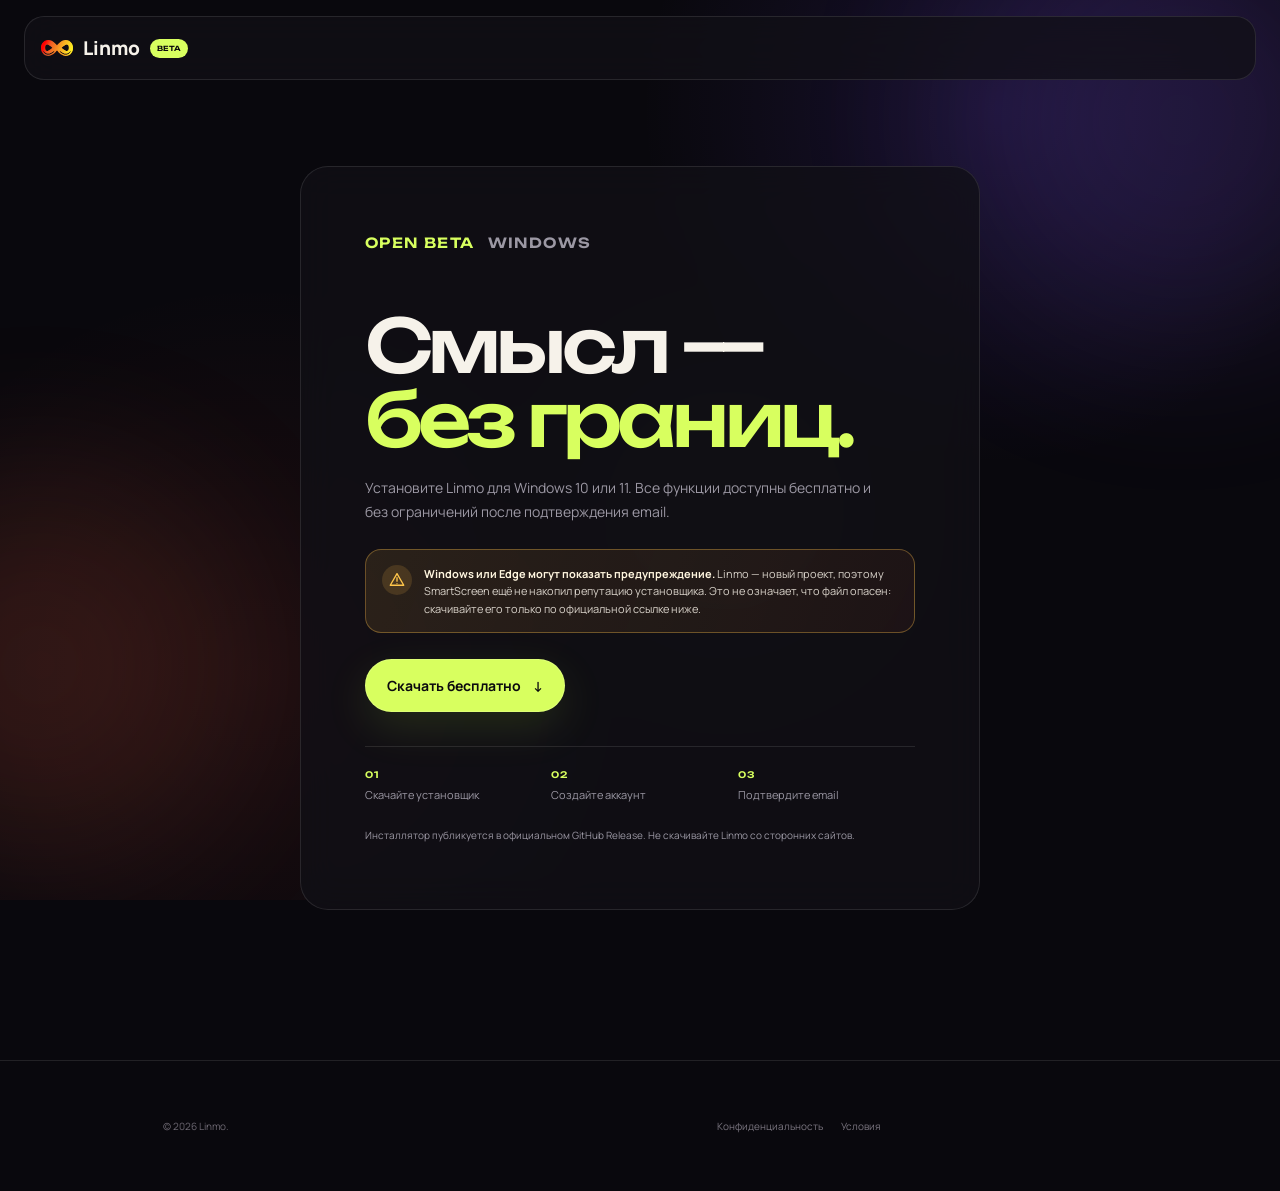
<file: download.html>
<!doctype html>
<html lang="ru">
  <head>
    <meta charset="UTF-8" />
    <meta name="viewport" content="width=device-width, initial-scale=1" />
    <meta name="theme-color" content="#09080d" />
    <meta name="description" content="Скачать официальный EXE-инсталлятор Linmo для Windows." />
    <link rel="canonical" href="https://linmoapp.ru/download" />
    <title>Скачать Linmo для Windows</title>
    <link rel="icon" type="image/svg+xml" sizes="any" href="/Icon.svg?v=3" />
    <link rel="icon" type="image/png" sizes="32x32" href="/favicon-32.png?v=3" />
    <link href="https://fonts.googleapis.com/css2?family=Manrope:wght@400;500;600;700;800&family=Unbounded:wght@500;600&display=swap" rel="stylesheet" />
    <link rel="stylesheet" href="/style.css?v=20260716.2" />
  </head>
  <body>
    <a class="skip-link" href="#main-content">Перейти к содержимому</a>
    <div class="ambient" aria-hidden="true"><span class="ambient__orb ambient__orb--violet"></span><span class="ambient__orb ambient__orb--orange"></span><span class="ambient__orb ambient__orb--gold"></span></div>
    <header class="site-header site-header--sub"><div class="site-header__inner container glass-panel"><a class="brand" href="/" aria-label="Linmo — на главную"><span class="brand__mark" aria-hidden="true"><img src="/Logo.svg?v=1" alt="" width="244" height="244" /></span><span class="brand__name">Linmo</span><span class="brand__badge">Beta</span></a></div></header>
    <main id="main-content" class="download-page">
      <section class="download-card glass-panel">
        <p class="section-label"><span>OPEN BETA</span> Windows</p>
        <h1>Смысл —<br /><em>без границ.</em></h1>
          <p>Установите Linmo для Windows 10 или 11. Все функции доступны бесплатно и без ограничений после подтверждения email.</p>
          <aside class="download-security-note" aria-label="Важно перед установкой">
            <span aria-hidden="true"><svg viewBox="0 0 24 24" fill="none"><path d="M12 3.5 21 19H3L12 3.5Z"/><path d="M12 9v4.5"/><circle cx="12" cy="16.75" r=".75" fill="currentColor" stroke="none"/></svg></span>
            <p><strong>Windows или Edge могут показать предупреждение.</strong> Linmo — новый проект, поэтому SmartScreen ещё не накопил репутацию установщика. Это не означает, что файл опасен: скачивайте его только по официальной ссылке ниже.</p>
          </aside>
          <a class="pill pill-primary download-button" href="https://github.com/Denis824-lab/Linmo-Releases/releases/download/v0.1.0-beta.25/Linmo-Setup-0.1.0-beta.25.exe">Скачать бесплатно <b>↓</b></a>
        <div class="download-steps" aria-label="Как начать">
          <span><b>01</b> Скачайте установщик</span>
          <span><b>02</b> Создайте аккаунт</span>
          <span><b>03</b> Подтвердите email</span>
        </div>
        <p class="download-note">Инсталлятор публикуется в официальном GitHub Release. Не скачивайте Linmo со сторонних сайтов.</p>
      </section>
    </main>
    <footer class="site-footer site-footer--sub"><div class="site-footer__inner container"><p>&copy; <span data-current-year>2026</span> Linmo.</p><nav aria-label="Дополнительная навигация"><a href="/privacy">Конфиденциальность</a><a href="/terms">Условия</a></nav></div></footer>
    <script>document.querySelectorAll('[data-current-year]').forEach((e) => { e.textContent = String(new Date().getFullYear()); });</script>
  </body>
</html>
</file>
<file: style.css>
:root{--bg:#09080d;--panel:#111016;--ink:#f6f2ea;--muted:#9c98a4;--line:rgba(255,255,255,.1);--acid:#d8ff5f;--coral:#ff6b45;--violet:#8b5cff;--cyan:#62e7ff;--shell:min(1240px,calc(100vw - 48px));--ease:cubic-bezier(.2,.8,.2,1)}
*{box-sizing:border-box}html{scroll-behavior:smooth}body{margin:0;background:var(--bg);color:var(--ink);font-family:Manrope,system-ui,sans-serif;overflow-x:hidden}body::before{content:"";position:fixed;inset:0;z-index:-3;background:radial-gradient(circle at 78% 12%,rgba(120,75,255,.14),transparent 28%),radial-gradient(circle at 20% 75%,rgba(255,81,55,.08),transparent 32%),#09080d}.noise{position:fixed;inset:0;pointer-events:none;opacity:.16;z-index:20;background-image:url("data:image/svg+xml,%3Csvg viewBox='0 0 160 160' xmlns='http://www.w3.org/2000/svg'%3E%3Cfilter id='n'%3E%3CfeTurbulence type='fractalNoise' baseFrequency='.9' numOctaves='3' stitchTiles='stitch'/%3E%3C/filter%3E%3Crect width='100%25' height='100%25' filter='url(%23n)' opacity='.16'/%3E%3C/svg%3E");mix-blend-mode:soft-light}.cursor-light{position:fixed;width:460px;height:460px;border-radius:50%;pointer-events:none;z-index:-1;transform:translate(-50%,-50%);background:radial-gradient(circle,rgba(140,90,255,.1),transparent 67%);transition:opacity .3s}.shell{width:var(--shell);margin-inline:auto}.skip-link{position:fixed;left:16px;top:-60px;z-index:100;background:var(--acid);color:#09080d;padding:12px 20px;border-radius:99px}.skip-link:focus{top:16px}.nav-wrap{position:fixed;inset:16px 0 auto;z-index:18}.nav{height:64px;padding:0 12px 0 18px;border:1px solid var(--line);border-radius:20px;background:rgba(11,10,15,.68);backdrop-filter:blur(20px) saturate(140%);display:flex;align-items:center;justify-content:space-between;box-shadow:0 18px 60px rgba(0,0,0,.22)}.brand{display:flex;align-items:center;gap:10px;color:var(--ink);font-weight:800;text-decoration:none;font-size:19px}.brand-mark{display:grid;place-items:center;width:30px;height:30px;border-radius:9px;background:linear-gradient(135deg,#ff493d,#ffb22e);box-shadow:0 0 24px rgba(255,98,48,.25);overflow:hidden}.brand-mark img{width:100%;height:100%;object-fit:cover}.nav-links{display:flex;gap:32px}.nav a{color:var(--ink);text-decoration:none}.nav-links a,.text-link{font-size:13px;color:var(--muted)!important;transition:.25s}.nav-links a:hover,.text-link:hover{color:var(--ink)!important}.nav-actions{display:flex;align-items:center;gap:20px}.pill{border:0;text-decoration:none;border-radius:99px;display:inline-flex;align-items:center;justify-content:center;gap:12px;font-weight:700;position:relative;overflow:hidden;cursor:pointer;font-family:inherit}.pill-small{padding:12px 17px;background:var(--ink);color:#0a090d!important;font-size:12px}.pill-primary{padding:17px 22px;background:var(--acid);color:#0b0a0e;font-size:14px;box-shadow:0 0 0 1px rgba(255,255,255,.15) inset,0 15px 45px rgba(183,255,65,.12);transition:transform .25s var(--ease),box-shadow .25s}.pill-primary:hover{transform:translateY(-2px);box-shadow:0 0 0 1px rgba(255,255,255,.2) inset,0 18px 55px rgba(183,255,65,.22)}.pill-glow{position:absolute;inset:-1px;background:linear-gradient(110deg,transparent 25%,rgba(255,255,255,.55),transparent 70%);transform:translateX(-110%);animation:shine 4s 1.5s infinite}.menu-button{display:none}.hero{min-height:960px;height:100svh;position:relative;display:grid;grid-template-columns:.92fr 1.08fr;align-items:center;padding-top:92px}.hero-copy{position:relative;z-index:3;max-width:620px}.status{display:inline-flex;align-items:center;gap:9px;border:1px solid var(--line);border-radius:99px;padding:8px 12px 8px 9px;color:#b9b5c0;font:600 10px/1 Unbounded,sans-serif;letter-spacing:.08em;text-transform:uppercase;background:rgba(255,255,255,.025)}.status span{width:7px;height:7px;border-radius:50%;background:var(--acid);box-shadow:0 0 0 5px rgba(216,255,95,.08),0 0 14px var(--acid);animation:pulse 2s infinite}.hero h1,.manifesto h2,.product-heading h2,.access h2{font:500 clamp(48px,5.2vw,82px)/.98 Unbounded,sans-serif;letter-spacing:-.06em;margin:34px 0 28px}.hero h1 em,.manifesto h2 em,.product-heading h2 em,.access h2 em{font-style:normal;color:transparent;background:linear-gradient(90deg,var(--coral),#ffb93e 46%,var(--acid));background-clip:text;-webkit-background-clip:text}.hero-lead{font-size:17px;line-height:1.75;color:var(--muted);max-width:550px}.hero-actions{display:flex;align-items:center;gap:28px;margin-top:38px}.watch-link{display:flex;align-items:center;gap:12px;background:none;color:var(--ink);border:0;font:600 13px Manrope;cursor:pointer;text-align:left}.watch-link i{display:grid;place-items:center;width:45px;height:45px;border:1px solid var(--line);border-radius:50%;font-style:normal;font-size:9px;transition:.25s}.watch-link:hover i{border-color:var(--acid);transform:scale(1.08)}.watch-link small{display:block;color:#77727e;font-weight:500;font-size:10px;margin-top:3px}.trust-row{display:flex;align-items:center;gap:14px;margin-top:48px}.avatars{display:flex}.avatars span{width:31px;height:31px;display:grid;place-items:center;border:2px solid var(--bg);border-radius:50%;margin-left:-8px;background:#28242e;font-size:10px}.avatars span:first-child{margin-left:0;background:var(--violet)}.avatars span:nth-child(2){background:var(--coral)}.avatars span:nth-child(3){background:#337284}.avatars span:nth-child(4){background:#5c7530}.trust-row p{margin:0;color:#77727e;font-size:11px;line-height:1.4}.trust-row strong{color:#c9c5cd}.hero-visual{height:min(720px,75vh);min-height:580px;position:relative;isolation:isolate}.hero-visual canvas{position:absolute;width:100%;height:100%;inset:0;z-index:2;cursor:grab}.hero-visual canvas:active{cursor:grabbing}.visual-halo{position:absolute;width:68%;aspect-ratio:1;left:19%;top:17%;border-radius:50%;background:radial-gradient(circle,rgba(130,84,255,.24),rgba(255,88,54,.08) 42%,transparent 70%);filter:blur(28px);animation:breathe 5s ease-in-out infinite}.translation-card{position:absolute;z-index:5;width:205px;padding:15px 16px;border:1px solid rgba(255,255,255,.13);background:rgba(18,16,24,.75);backdrop-filter:blur(15px);border-radius:15px;box-shadow:0 20px 60px rgba(0,0,0,.35);animation:float 5s ease-in-out infinite}.translation-card .language{font:600 8px Unbounded;color:var(--muted);letter-spacing:.1em}.translation-card p{font-weight:600;margin:11px 0;font-size:14px}.translation-card i{font-style:normal;color:#77727e;font-size:9px}.translation-card i b{display:inline-block;width:5px;height:5px;background:var(--acid);border-radius:50%;box-shadow:0 0 8px var(--acid)}.card-one{left:0;top:25%}.card-two{right:-3%;bottom:22%;animation-delay:-2.5s}.orbit-copy{position:absolute;z-index:1;border:1px solid rgba(255,255,255,.07);border-radius:50%;inset:13% 12%;animation:spin 32s linear infinite}.orbit-copy span{position:absolute;font:500 8px Unbounded;color:#6f6979;letter-spacing:.34em;top:-5px;left:49%;background:var(--bg);padding:0 9px}.orbit-copy-b{inset:22% 20%;animation-direction:reverse;animation-duration:21s;transform:rotate(60deg)}.drag-hint{position:absolute;bottom:9%;left:50%;transform:translateX(-50%);z-index:6;color:#6f6979;font-size:9px;text-transform:uppercase;letter-spacing:.17em}.drag-hint span{display:block;text-align:center;font-size:16px;color:#bdb8c3}.scroll-note{position:absolute;left:0;bottom:30px;color:#6d6873;font:500 9px Unbounded;letter-spacing:.13em;text-transform:uppercase;display:flex;align-items:center;gap:10px}.scroll-note span{width:48px;height:1px;background:linear-gradient(90deg,var(--acid),transparent)}.language-ribbon{border-block:1px solid var(--line);overflow:hidden;transform:rotate(-1.3deg) scale(1.02);background:var(--acid);color:#0b0a0e}.ribbon-track{display:flex;align-items:center;gap:31px;white-space:nowrap;width:max-content;padding:18px 0;animation:marquee 23s linear infinite;font:500 17px Unbounded}.ribbon-track i{font-style:normal;font-size:13px}.section{padding-top:150px;padding-bottom:150px}.section-label{display:flex;align-items:center;gap:13px;margin:0 0 52px;color:#77727e;font:600 10px Unbounded;letter-spacing:.1em;text-transform:uppercase}.section-label span{color:var(--acid)}.manifesto-grid{display:grid;grid-template-columns:1.4fr .6fr;align-items:end;gap:50px}.manifesto h2{font-size:clamp(42px,4.3vw,68px);margin:0}.manifesto-grid>p{color:var(--muted);line-height:1.8;margin:0 0 5px;font-size:15px}.bento{display:grid;grid-template-columns:1.2fr .8fr;grid-template-rows:330px 330px;gap:16px;margin-top:80px}.bento-card{position:relative;border:1px solid var(--line);border-radius:26px;background:linear-gradient(145deg,rgba(255,255,255,.05),rgba(255,255,255,.015));padding:28px;overflow:hidden;display:flex;flex-direction:column;justify-content:space-between;transform-style:preserve-3d;transition:transform .25s}.bento-card::after{content:"";position:absolute;inset:0;background:radial-gradient(circle at var(--x,50%) var(--y,50%),rgba(255,255,255,.09),transparent 30%);opacity:0;transition:.3s;pointer-events:none}.bento-card:hover::after{opacity:1}.bento-main{grid-row:1/3;background:radial-gradient(circle at 55% 35%,rgba(255,93,58,.11),transparent 30%),linear-gradient(145deg,rgba(255,255,255,.05),rgba(255,255,255,.015))}.card-index{font:500 8px Unbounded;color:#706b76;letter-spacing:.14em}.bento-card h3{font:600 22px/1.2 Unbounded;margin:0 0 10px;letter-spacing:-.04em}.bento-card p{color:var(--muted);font-size:13px;line-height:1.6;margin:0;max-width:420px}.context-demo{margin:30px auto;width:86%;padding:22px;border:1px solid var(--line);border-radius:22px;background:#0d0c11;box-shadow:0 28px 80px rgba(0,0,0,.32);transform:rotate(-2deg)}.context-line,.context-result{padding:16px;border-radius:14px;background:#15131a}.context-result{background:linear-gradient(100deg,rgba(216,255,95,.13),rgba(216,255,95,.03));border:1px solid rgba(216,255,95,.15)}.context-demo span{display:block;color:#77727e;font-size:9px;margin-bottom:7px}.context-demo b{font-size:15px}.pulse-line{height:62px;display:flex;align-items:center;justify-content:center;gap:4px}.pulse-line i{width:3px;height:16px;background:linear-gradient(var(--coral),var(--acid));border-radius:5px;animation:wave 1s ease-in-out infinite}.pulse-line i:nth-child(2){height:30px;animation-delay:-.8s}.pulse-line i:nth-child(3){height:43px;animation-delay:-.6s}.pulse-line i:nth-child(4){height:26px;animation-delay:-.4s}.pulse-line i:nth-child(5){animation-delay:-.2s}.speed-number{display:flex;align-items:flex-end;gap:9px}.speed-number strong{font:500 94px/.8 Unbounded;color:var(--acid);letter-spacing:-.08em}.speed-number span{font-size:12px;color:var(--muted)}.tone-switch{display:flex;gap:4px;padding:4px;background:#0c0b10;border-radius:12px}.tone-switch button{flex:1;padding:9px;border:0;border-radius:9px;background:transparent;color:#77727e;font:600 9px Manrope;cursor:pointer}.tone-switch button.active{color:#0a090d;background:var(--acid)}.bento-tone blockquote{margin:20px 0;padding:16px;border-left:2px solid var(--violet);background:linear-gradient(90deg,rgba(139,92,255,.1),transparent);font-size:13px;color:#d8d3de}.product-section{background:#0c0b10;border-block:1px solid var(--line)}.product-heading{display:grid;grid-template-columns:1.25fr .5fr;gap:80px;align-items:end}.product-heading h2{font-size:clamp(42px,4.2vw,68px);margin:0}.product-heading>p{color:var(--muted);font-size:14px;line-height:1.75;margin:0 0 4px}.product-stage{height:620px;margin-top:80px;position:relative;display:grid;place-items:center;perspective:1200px}.stage-glow{position:absolute;width:70%;height:60%;background:radial-gradient(ellipse,rgba(139,92,255,.25),rgba(255,107,69,.08) 40%,transparent 68%);filter:blur(28px)}.fake-window{position:relative;width:90%;border:1px solid rgba(255,255,255,.14);border-radius:24px;background:rgba(17,16,23,.9);box-shadow:0 50px 130px rgba(0,0,0,.55);overflow:hidden;transform:rotateX(4deg);transition:transform .35s var(--ease)}.product-stage:hover .fake-window{transform:rotateX(0) translateY(-8px)}.fake-titlebar{height:55px;border-bottom:1px solid var(--line);display:flex;align-items:center;justify-content:space-between;padding:0 19px;color:#79747e;font-size:9px}.fake-titlebar>div{display:flex;gap:6px}.fake-titlebar i{width:7px;height:7px;border-radius:50%;background:#ff6650;display:block}.fake-titlebar i:nth-child(2){background:#ffc64b}.fake-titlebar i:nth-child(3){background:#75d376}.fake-titlebar b{border:1px solid var(--line);padding:6px 8px;border-radius:7px;font-weight:500}.fake-body{display:grid;grid-template-columns:1fr 48px 1fr;align-items:center;padding:24px;min-height:340px}.source-pane,.result-pane{height:290px;border:1px solid var(--line);border-radius:18px;padding:25px;display:flex;flex-direction:column}.source-pane small,.result-pane small{color:#77727e;font:500 8px Unbounded;letter-spacing:.12em}.source-pane p,.result-pane p{font-size:21px;line-height:1.55;margin:auto 0}.source-pane mark,.result-pane mark{color:var(--ink);background:rgba(216,255,95,.17);border-bottom:1px solid var(--acid)}.source-pane>span{margin-top:auto;color:#5f5a64;font-size:9px}.result-pane{background:linear-gradient(145deg,rgba(139,92,255,.08),rgba(216,255,95,.025))}.result-pane>div{display:flex;align-items:center;gap:6px;margin-top:auto}.result-pane>div span{border:1px solid var(--line);border-radius:99px;padding:6px 9px;color:#8b8590;font-size:8px}.result-pane>div button{margin-left:auto;border:0;background:transparent;color:var(--ink);font-size:17px}.swap-button{width:38px;height:38px;border:1px solid var(--line);border-radius:12px;background:#1a1820;color:var(--ink);z-index:2}.shortcut-chip{position:absolute;bottom:42px;right:1%;display:flex;align-items:center;gap:6px;padding:11px 13px;border:1px solid var(--line);border-radius:14px;background:rgba(19,17,24,.86);backdrop-filter:blur(15px);box-shadow:0 18px 50px rgba(0,0,0,.3);transform:rotate(2deg)}.shortcut-chip kbd{font:600 9px Manrope;border:1px solid rgba(255,255,255,.15);background:#292630;padding:6px 8px;border-radius:6px;box-shadow:0 2px 0 #07060a}.shortcut-chip b{color:#66616b;font-size:8px}.shortcut-chip span{font-size:9px;color:var(--acid);margin-left:8px}.access-card{position:relative;overflow:hidden;min-height:560px;border:1px solid var(--line);border-radius:36px;padding:70px;display:flex;flex-direction:column;align-items:center;text-align:center;justify-content:center;background:radial-gradient(circle at 50% 120%,rgba(216,255,95,.12),transparent 40%),radial-gradient(circle at 95% 5%,rgba(139,92,255,.13),transparent 27%),#0e0d12}.access-card .section-label{margin-bottom:20px}.access-card h2{font-size:clamp(45px,5vw,72px);margin:16px 0 24px;position:relative}.access-card>p:not(.section-label){max-width:530px;color:var(--muted);line-height:1.7;margin:0}.access-form{margin-top:36px;width:min(570px,100%);display:flex;gap:8px;padding:7px;border:1px solid var(--line);border-radius:99px;background:rgba(5,5,8,.7)}.access-form label{flex:1}.access-form input{width:100%;height:52px;border:0;background:transparent;color:var(--ink);outline:0;padding:0 18px;font:500 13px Manrope}.access-form .pill{padding:0 24px}.form-note{color:#625d67;font-size:9px;margin-top:15px}.access-orb{position:absolute;width:210px;height:210px;border-radius:50%;top:-130px;left:calc(50% - 105px);background:radial-gradient(circle at 35% 30%,#fff 0,#d8ff5f 4%,#8159ff 24%,#16131e 65%);filter:blur(.3px);box-shadow:0 0 80px rgba(139,92,255,.32)}.footer{min-height:150px;border-top:1px solid var(--line);display:grid;grid-template-columns:1fr 1.3fr 1.2fr auto;align-items:center;gap:25px;color:#6e6973;font-size:10px}.footer p{text-align:center}.footer>div{display:flex;justify-content:center;gap:21px}.footer>div a{color:#77727e;text-decoration:none}.footer .brand{font-size:15px}.footer .brand-mark{width:25px;height:25px}.reveal{opacity:0;transform:translateY(24px);transition:opacity .8s var(--ease),transform .8s var(--ease)}.reveal.is-visible{opacity:1;transform:none}.sr-only{position:absolute;width:1px;height:1px;padding:0;margin:-1px;overflow:hidden;clip:rect(0,0,0,0);white-space:nowrap;border:0}
@keyframes shine{50%,100%{transform:translateX(110%)}}@keyframes pulse{50%{box-shadow:0 0 0 8px transparent,0 0 18px var(--acid)}}@keyframes breathe{50%{transform:scale(1.12);opacity:.75}}@keyframes float{50%{transform:translateY(-13px) rotate(1deg)}}@keyframes spin{to{transform:rotate(360deg)}}@keyframes marquee{to{transform:translateX(-50%)}}@keyframes wave{50%{transform:scaleY(.35)}}
@media(max-width:980px){:root{--shell:min(100% - 32px,760px)}.nav-links{display:none}.hero{height:auto;min-height:0;grid-template-columns:1fr;padding-top:180px}.hero-copy{max-width:680px}.hero-visual{height:620px}.manifesto-grid,.product-heading{grid-template-columns:1fr}.manifesto-grid>p,.product-heading>p{max-width:560px}.bento{grid-template-columns:1fr;grid-template-rows:560px 300px 330px}.bento-main{grid-row:auto}.product-stage{height:540px}.fake-window{width:100%}.footer{grid-template-columns:1fr 1fr}.footer p{text-align:right}.footer>div{justify-content:flex-start}.footer>span{text-align:right}}
@media(max-width:640px){:root{--shell:calc(100% - 24px)}.nav-wrap{inset:8px 0 auto}.nav{height:58px;border-radius:17px}.nav-actions{display:none}.menu-button{display:flex;width:42px;height:42px;border:0;border-radius:13px;background:#222028;flex-direction:column;justify-content:center;gap:5px;padding:0 12px}.menu-button span{height:1px;background:white;width:100%}.hero{padding-top:135px}.hero h1{font-size:41px;line-height:1.04}.hero-lead{font-size:14px}.hero-actions{align-items:flex-start;flex-direction:column;gap:18px}.trust-row{margin-top:32px}.hero-visual{height:490px;min-height:0;margin-top:20px}.translation-card{width:170px;padding:12px}.translation-card p{font-size:11px}.card-one{left:-2%;top:18%}.card-two{right:-2%;bottom:14%}.scroll-note{display:none}.language-ribbon{margin-top:30px}.section{padding-block:100px}.manifesto-grid{gap:25px}.manifesto h2,.product-heading h2{font-size:38px}.bento{margin-top:50px;grid-template-rows:510px 270px 320px}.bento-card{padding:21px}.context-demo{width:100%}.speed-number strong{font-size:74px}.product-heading{gap:25px}.product-stage{height:auto;margin-top:50px;padding-bottom:70px}.fake-window{transform:none;border-radius:18px}.fake-body{grid-template-columns:1fr;padding:12px}.source-pane,.result-pane{height:220px;padding:18px}.source-pane p,.result-pane p{font-size:15px}.swap-button{margin:-10px auto;transform:rotate(90deg)}.shortcut-chip{bottom:4px;right:2%}.access-card{padding:90px 18px 55px;border-radius:25px;min-height:540px}.access-card h2{font-size:39px}.access-form{border-radius:20px;flex-direction:column;padding:8px}.access-form .pill{height:52px}.footer{grid-template-columns:1fr;text-align:center;padding-block:45px}.footer p,.footer>span{text-align:center}.footer .brand{justify-content:center}.footer>div{justify-content:center;flex-wrap:wrap}}
@media(prefers-reduced-motion:reduce){html{scroll-behavior:auto}*,*::before,*::after{animation-duration:.01ms!important;animation-iteration-count:1!important;transition-duration:.01ms!important}.reveal{opacity:1;transform:none}.cursor-light{display:none}}

/* Login concept */
.login-body{min-height:100svh;overflow:hidden}.login-shell{min-height:100svh;display:grid;grid-template-columns:1.1fr .9fr;position:relative}.login-brand{position:fixed;z-index:5;left:34px;top:30px}.login-story{position:relative;overflow:hidden;display:flex;align-items:flex-end;padding:90px 7vw;background:radial-gradient(circle at 52% 35%,rgba(134,81,255,.27),transparent 28%),radial-gradient(circle at 18% 80%,rgba(255,91,55,.16),transparent 30%),#0c0a11;border-right:1px solid var(--line)}.story-aura{position:absolute;inset:0}.story-aura::before,.story-aura::after{content:"";position:absolute;left:50%;top:43%;width:440px;aspect-ratio:1;border:1px solid rgba(255,255,255,.09);border-radius:50%;transform:translate(-50%,-50%);animation:spin 35s linear infinite}.story-aura::after{width:610px;border-style:dashed;animation-direction:reverse;animation-duration:60s}.story-aura i{position:absolute;left:50%;top:43%;width:230px;aspect-ratio:1;border-radius:50%;transform:translate(-50%,-50%);background:radial-gradient(circle at 34% 28%,#fff 0,#d8ff5f 3%,#ff6849 18%,#7652e8 39%,#110e19 70%);box-shadow:0 0 120px rgba(129,77,255,.34);animation:breathe 6s ease-in-out infinite}.story-aura i:nth-child(2){width:275px;background:transparent;border:1px solid rgba(216,255,95,.2);box-shadow:none}.story-aura i:nth-child(3){width:340px;background:transparent;border:1px solid rgba(255,107,69,.12);box-shadow:none}.story-aura b{position:absolute;left:50%;top:43%;transform:translate(-50%,-50%);z-index:2;font:500 72px Unbounded;color:#fff;text-shadow:0 0 30px rgba(255,255,255,.4)}.story-aura span{position:absolute;left:50%;top:43%;width:560px;transform:translate(-50%,-50%) rotate(-25deg);text-align:center;font:500 8px Unbounded;letter-spacing:.35em;color:#77717e}.story-content{position:relative;z-index:3;max-width:650px}.story-content h1{font:500 clamp(44px,4.4vw,70px)/1 Unbounded;margin:0 0 24px;letter-spacing:-.055em}.story-content h1 em{font-style:normal;color:transparent;background:linear-gradient(90deg,var(--coral),#ffc04d,var(--acid));background-clip:text;-webkit-background-clip:text}.story-content>p:not(.section-label){color:var(--muted);line-height:1.7;max-width:560px;font-size:14px}.story-quote{margin-top:36px;padding:18px 0 0 46px;border-top:1px solid var(--line);position:relative;max-width:560px}.story-quote>span{position:absolute;left:0;top:10px;font:500 44px Unbounded;color:var(--acid)}.story-quote blockquote{margin:0 0 8px;font-size:13px;line-height:1.55}.story-quote small{color:#6f6974;font-size:9px}.login-panel{display:flex;align-items:center;justify-content:center;background:rgba(10,9,13,.76);padding:80px 6vw 50px}.login-panel-inner{width:min(420px,100%)}.back-link{display:inline-block;color:#716c76;text-decoration:none;font-size:11px;margin-bottom:50px;transition:.2s}.back-link:hover{color:var(--ink);transform:translateX(-3px)}.auth-heading .auth-kicker{color:var(--acid);font:600 9px Unbounded;letter-spacing:.14em;text-transform:uppercase}.auth-heading h2{font:500 32px Unbounded;letter-spacing:-.045em;margin:14px 0 10px}.auth-heading p{font-size:12px;color:#817c86;margin:0}.auth-tabs{display:grid;grid-template-columns:1fr 1fr;border-bottom:1px solid var(--line);margin:35px 0 25px}.auth-tabs button{border:0;border-bottom:2px solid transparent;background:transparent;color:#6d6872;padding:13px;font:600 11px Manrope;cursor:pointer}.auth-tabs button.active{color:var(--ink);border-color:var(--acid)}.concept-auth-form{display:grid;gap:13px}.google-button{height:52px;border:1px solid var(--line);border-radius:14px;background:#15131a;color:var(--ink);font:600 12px Manrope;display:flex;align-items:center;justify-content:center;gap:11px;cursor:pointer;transition:.2s}.google-button:hover{background:#1d1a23;border-color:rgba(255,255,255,.2)}.google-button svg{width:18px}.auth-divider{display:flex;align-items:center;gap:12px;color:#5e5963;font-size:9px;margin:5px 0}.auth-divider::before,.auth-divider::after{content:"";height:1px;background:var(--line);flex:1}.floating-field{height:58px;border:1px solid var(--line);border-radius:14px;position:relative;background:#100f14;transition:.2s}.floating-field:focus-within{border-color:rgba(216,255,95,.6);box-shadow:0 0 0 3px rgba(216,255,95,.05)}.floating-field input{width:100%;height:100%;border:0;background:transparent;outline:0;color:var(--ink);font:500 13px Manrope;padding:21px 44px 7px 15px}.floating-field>span{position:absolute;left:15px;top:20px;color:#736e78;font-size:11px;pointer-events:none;transition:.18s}.floating-field input:focus+span,.floating-field input:not(:placeholder-shown)+span{top:8px;font-size:8px;color:var(--acid)}.floating-field i,.floating-field>button{position:absolute;right:15px;top:20px;color:#65606a;background:none;border:0;font-style:normal;font-size:11px}.floating-field>button{cursor:pointer}.auth-options{display:flex;justify-content:space-between;align-items:center;margin:3px 0 5px}.auth-options label{display:flex;align-items:center;gap:7px;color:#7c7781;font-size:9px}.auth-options input{display:none}.auth-options label span{width:15px;height:15px;border:1px solid var(--line);border-radius:4px}.auth-options input:checked+span{background:var(--acid);box-shadow:inset 0 0 0 4px #111016}.auth-options button{border:0;background:none;color:#aaa5ae;font:500 9px Manrope;cursor:pointer}.auth-primary{width:100%;height:55px;margin-top:2px}.auth-primary:disabled{filter:saturate(.2);cursor:default}.auth-legal{text-align:center;color:#5e5963;font-size:8px;line-height:1.5;margin:5px 15px 0}.auth-legal a{color:#8d8792}.concept-auth-success{border:1px solid rgba(216,255,95,.25);background:rgba(216,255,95,.07);color:#cce85f;border-radius:14px;padding:14px;font-size:10px;text-align:center}.concept-auth-success[hidden]{display:none}
@media(max-width:900px){.login-body{overflow:auto}.login-shell{grid-template-columns:1fr}.login-story{min-height:560px;padding:100px 28px 55px}.story-aura{opacity:.72}.login-panel{min-height:760px}.login-brand{left:24px;top:22px}.back-link{display:none}}
@media(max-width:520px){.login-story{min-height:500px}.story-aura::after{width:490px}.story-content h1{font-size:40px}.story-quote{display:none}.login-panel{padding:70px 20px}.auth-heading h2{font-size:28px}}
.login-body{overflow:auto}
@media(max-height:800px) and (min-width:901px){.login-panel{padding-top:34px;padding-bottom:24px}.back-link{margin-bottom:24px}.auth-tabs{margin-top:22px;margin-bottom:18px}.concept-auth-form{gap:10px}.story-content{transform:scale(.92);transform-origin:left bottom}.story-aura{transform:scale(.88)}}

/* Production states and secondary pages */
[hidden]{display:none!important}.access-honeypot,.access-form__honeypot{position:absolute!important;left:-9999px!important;width:1px!important;height:1px!important;overflow:hidden!important}.nav-actions [data-auth-controls]{display:flex;align-items:center;gap:12px}.auth-link,.auth-button{font:600 12px Manrope;color:var(--muted);text-decoration:none;border:0;background:transparent;cursor:pointer}.auth-link:hover{color:var(--ink)}.auth-button{color:#0b0a0e;background:var(--ink);padding:11px 15px;border-radius:99px}.auth-verify-notice{font-size:10px;color:var(--acid)}.auth-menu{position:relative}.auth-menu__toggle{display:flex;align-items:center;gap:8px;border:1px solid var(--line);background:#17151c;color:var(--ink);padding:5px 10px 5px 5px;border-radius:99px;font:600 10px Manrope;cursor:pointer}.auth-avatar__img,.auth-avatar__initial{width:29px;height:29px;border-radius:50%;display:grid;place-items:center;background:linear-gradient(135deg,var(--coral),var(--violet));object-fit:cover}.auth-menu__dropdown{position:absolute;right:0;top:calc(100% + 9px);min-width:160px;padding:6px;background:#17151c;border:1px solid var(--line);border-radius:13px;box-shadow:0 18px 45px rgba(0,0,0,.4)}.auth-menu__item{width:100%;text-align:left;border:0;background:transparent;color:var(--ink);padding:10px;border-radius:8px;font:500 11px Manrope;cursor:pointer}.auth-menu__item:hover{background:rgba(255,255,255,.06)}.auth-menu__item--danger{color:#ff8068}.cookie-bar{position:fixed;z-index:30;left:50%;bottom:18px;transform:translateX(-50%);width:min(600px,calc(100% - 24px));display:flex;align-items:center;justify-content:space-between;gap:20px;padding:12px 13px 12px 18px;border:1px solid var(--line);border-radius:17px;background:rgba(19,17,24,.92);backdrop-filter:blur(20px);box-shadow:0 20px 60px rgba(0,0,0,.45)}.cookie-bar p{margin:0;color:var(--muted);font-size:10px}.cookie-bar a{color:var(--ink)}.cookie-bar>div{display:flex;gap:6px}.cookie-bar button{border:0;border-radius:10px;background:transparent;color:var(--muted);padding:9px 11px;font:600 9px Manrope;cursor:pointer}.cookie-bar [data-cookie-accept]{background:var(--acid);color:#09080d}.concept-auth-success{display:block}.concept-auth-success[data-type="error"]{border-color:rgba(255,107,69,.3);background:rgba(255,107,69,.08);color:#ff9b82}.concept-auth-success[data-type="success"]{border-color:rgba(216,255,95,.28);background:rgba(216,255,95,.08);color:var(--acid)}

.container{width:var(--shell);margin-inline:auto}.glass-panel{border:1px solid var(--line);background:rgba(17,16,22,.78);backdrop-filter:blur(18px)}.ambient{position:fixed;inset:0;z-index:-2;overflow:hidden;pointer-events:none}.ambient__orb{position:absolute;border-radius:50%;filter:blur(90px);opacity:.14}.ambient__orb--violet{width:440px;height:440px;background:var(--violet);right:-120px;top:-100px}.ambient__orb--orange{width:380px;height:380px;background:var(--coral);left:-150px;bottom:5%}.ambient__orb--gold{width:300px;height:300px;background:var(--acid);left:45%;top:40%;opacity:.05}.site-header{padding:16px 0;position:relative;z-index:10}.site-header__inner{min-height:64px;border-radius:20px;display:flex;align-items:center;justify-content:space-between;padding:10px 16px}.brand__mark{display:grid;place-items:center;width:30px;height:30px;border-radius:9px;overflow:hidden}.brand__mark img,.footer-brand img{width:100%;height:100%;object-fit:cover}.brand__name{font-weight:800}.brand__badge{font:600 7px Unbounded;color:#0a090d;background:var(--acid);padding:5px 7px;border-radius:99px;text-transform:uppercase}.site-footer{border-top:1px solid var(--line);margin-top:80px}.site-footer__inner{min-height:130px;display:grid;grid-template-columns:1fr 1.4fr 1fr;align-items:center;gap:30px;color:#6e6973;font-size:10px}.footer-brand{display:flex;align-items:center;gap:9px;color:var(--ink);font-weight:800;font-size:15px}.footer-brand img{width:26px;height:26px;border-radius:8px}.site-footer__inner>p{text-align:center}.site-footer nav{display:flex;justify-content:flex-end;gap:18px}.site-footer a{color:#7b7680;text-decoration:none}.legal-page,.contact-page{padding:80px 0 40px;min-height:calc(100svh - 230px)}.legal-page__content{max-width:860px}.legal-page__content h1,.contact-page__header h1{font:500 clamp(40px,6vw,68px)/1.05 Unbounded;letter-spacing:-.06em;margin:24px 0}.legal-page__date,.contact-page__eyebrow{color:var(--acid);font:600 9px Unbounded;letter-spacing:.12em;text-transform:uppercase}.legal-page__content h2{font:600 21px Unbounded;letter-spacing:-.03em;margin:48px 0 14px}.legal-page__content h3{margin-top:28px}.legal-page__content p,.legal-page__content li{color:var(--muted);line-height:1.8;font-size:14px}.legal-page__content a{color:var(--acid)}.legal-page__back{display:inline-block;margin-bottom:35px;color:#817c86!important;text-decoration:none}.contact-page__content{max-width:880px}.contact-page__header{text-align:center;margin-bottom:50px}.contact-page__description{color:var(--muted);line-height:1.7}.contact-page__card{border-radius:27px;padding:36px}.contact-form{display:grid;gap:20px}.contact-form__field{display:grid;gap:8px}.contact-form__label,.auth-field__label{font:600 10px Unbounded;color:#a7a2ac;letter-spacing:.05em}.contact-form__input,.auth-input{width:100%;border:1px solid var(--line);border-radius:14px;background:#0d0c11;color:var(--ink);padding:15px;font:500 13px Manrope;outline:0}.contact-form__input:focus,.auth-input:focus{border-color:rgba(216,255,95,.6);box-shadow:0 0 0 3px rgba(216,255,95,.05)}.contact-form__textarea{resize:vertical;min-height:150px}.contact-form__error,.auth-form__error{min-height:14px;color:#ff8b75;font-size:10px;margin:0}.notify-button,.auth-submit{border:0;border-radius:99px;background:var(--acid);color:#09080d;padding:16px 22px;font:700 12px Manrope;cursor:pointer}.contact-page__success{display:flex;align-items:center;gap:18px;padding:30px}.contact-page__success-icon,.auth-action-state__icon{display:grid;place-items:center;width:48px;height:48px;border-radius:50%;background:rgba(216,255,95,.1);color:var(--acid)}.contact-page__success-icon svg,.auth-action-state__icon svg{width:24px;fill:none;stroke:currentColor;stroke-width:2}.auth-page{min-height:calc(100svh - 210px);display:grid;place-items:center;padding:70px 20px}.auth-card{width:min(480px,100%);border-radius:25px;padding:34px}.auth-form{display:grid;gap:16px}.auth-input-wrap{position:relative}.auth-input-toggle{position:absolute;right:12px;top:50%;transform:translateY(-50%);border:0;background:transparent;color:var(--muted)}.auth-input-toggle svg{width:20px}.auth-action-state{text-align:center}.auth-action-state__icon{margin:0 auto 20px}.auth-action-state__title{font:600 24px Unbounded}.auth-action-state__text{color:var(--muted);line-height:1.7}.auth-spinner{width:34px;height:34px;border:3px solid var(--line);border-top-color:var(--acid);border-radius:50%;margin:20px auto;animation:spin 1s linear infinite}.is-hidden{display:none!important}

@media(max-width:700px){.nav-actions [data-auth-controls]{display:none}.cookie-bar{align-items:flex-start}.site-footer__inner{grid-template-columns:1fr;text-align:center;padding:35px 0}.site-footer__inner>p{text-align:center}.site-footer nav{justify-content:center;flex-wrap:wrap}.contact-page__card{padding:20px}.legal-page,.contact-page{padding-top:45px}.site-header{padding:8px 0}.site-header__inner{border-radius:17px}.auth-menu__name{display:none}}
@media(max-width:640px){.nav.is-open .nav-links{position:absolute;display:flex;flex-direction:column;gap:0;left:0;right:0;top:66px;padding:10px;border:1px solid var(--line);border-radius:17px;background:rgba(13,12,17,.97);backdrop-filter:blur(20px);box-shadow:0 20px 55px rgba(0,0,0,.45)}.nav.is-open .nav-links a{padding:15px;border-bottom:1px solid var(--line);color:var(--ink)!important}.nav.is-open .nav-links a:last-child{border-bottom:0}}
.brand-mark{background:none;box-shadow:none}.nav-actions [data-auth-controls] .auth-button{display:none}

/* Pixel-aligned brand assets: 32 CSS px stays integral at common Windows scaling levels. */
.brand-mark,.brand__mark{width:32px;height:32px}
.brand-mark img,.brand__mark img,.footer-brand img{display:block;object-fit:contain;image-rendering:auto}
.footer .brand-mark,.footer-brand img{width:24px;height:24px}
.site-header__inner>[data-auth-controls]{display:flex;align-items:center;gap:10px}.site-header__inner>[data-auth-controls] .auth-button{white-space:nowrap}
.access-login-link{align-self:center;color:var(--muted);font-size:11px;text-decoration:none}.access-login-link:hover{color:var(--acid)}.download-page{min-height:calc(100svh - 210px);display:grid;place-items:center;padding:70px 20px}.download-card{width:min(680px,100%);border-radius:28px;padding:clamp(30px,6vw,64px);position:relative;overflow:hidden}.download-card::after{content:"";position:absolute;inset:auto -20% -55% 35%;height:360px;background:radial-gradient(circle,rgba(216,255,95,.13),transparent 65%);pointer-events:none}.download-card>*{position:relative;z-index:1}.download-card h1{font:500 clamp(40px,7vw,74px)/1 Unbounded;letter-spacing:-.065em;margin:20px 0}.download-card h1 em{font-style:normal;color:var(--acid)}.download-card>p{max-width:520px;color:var(--muted);font-size:14px;line-height:1.75}.download-button{display:inline-flex;margin:26px 0 34px;text-decoration:none}.download-steps{display:grid;grid-template-columns:repeat(3,1fr);gap:9px;border-top:1px solid var(--line);padding-top:22px}.download-steps span{display:grid;gap:7px;color:var(--muted);font-size:11px}.download-steps b{color:var(--acid);font:600 9px Unbounded;letter-spacing:.1em}.download-note{font-size:10px!important;margin:25px 0 0}@media(max-width:560px){.download-steps{grid-template-columns:1fr}.download-card{padding:32px 26px}}

.download-security-note{display:flex;align-items:flex-start;gap:12px;max-width:560px;margin:24px 0 0;padding:15px 16px;border:1px solid rgba(255,192,75,.34);border-radius:16px;background:linear-gradient(110deg,rgba(255,192,75,.11),rgba(255,107,69,.06));color:#d9d3ca}.download-security-note>span{display:grid;place-items:center;flex:0 0 24px;width:24px;height:24px;border-radius:50%;background:rgba(255,192,75,.15);color:#ffc64b;font-size:13px}.download-security-note p{margin:0!important;font-size:11px!important;line-height:1.6!important}.download-security-note strong{color:#fff6df}

/* Precise, font-independent form and notice icons. */
.floating-field>.field-icon{position:absolute;right:17px;top:50%;width:20px;height:20px;transform:translateY(-50%);color:#77717f;pointer-events:none}
.floating-field>.field-icon svg{display:block;width:100%;height:100%;stroke:currentColor;stroke-width:1.7;stroke-linecap:round;stroke-linejoin:round}
.floating-field>.password-toggle{position:absolute;right:9px;top:50%;display:grid;place-items:center;width:40px;height:40px;padding:0;transform:translateY(-50%);border:0;border-radius:11px;background:transparent;color:#77717f;cursor:pointer;transition:color .18s,background .18s,transform .18s}
.floating-field>.password-toggle:hover{color:var(--acid);background:rgba(216,255,95,.07)}
.floating-field>.password-toggle:focus-visible{outline:2px solid rgba(216,255,95,.72);outline-offset:1px}
.floating-field>.password-toggle:active{transform:translateY(-50%) scale(.94)}
.floating-field>.password-toggle svg{display:block;width:21px;height:21px;stroke:currentColor;stroke-width:1.7;stroke-linecap:round;stroke-linejoin:round}
.floating-field>.password-toggle .eye-off{display:none}
.floating-field>.password-toggle[data-visible="true"] .eye-open{display:none}
.floating-field>.password-toggle[data-visible="true"] .eye-off{display:block}
.download-security-note>span{flex-basis:30px;width:30px;height:30px;font-size:0}
.download-security-note>span svg{display:block;width:18px;height:18px;stroke:currentColor;stroke-width:1.8;stroke-linecap:round;stroke-linejoin:round}
.auth-options label{position:relative;cursor:pointer}
.auth-options input{display:block;position:absolute;width:1px;height:1px;opacity:0;pointer-events:none}
.auth-options input:focus-visible+span{outline:2px solid rgba(216,255,95,.72);outline-offset:2px}
@media(max-width:520px){.floating-field input{font-size:16px}}
@media(max-width:700px){.legal-page__content h1{font-size:clamp(32px,10vw,44px);overflow-wrap:anywhere}}
@media(max-width:640px){.language-ribbon{width:calc(100% - 16px);margin-inline:auto;transform:rotate(-1.3deg)}}
</file>
